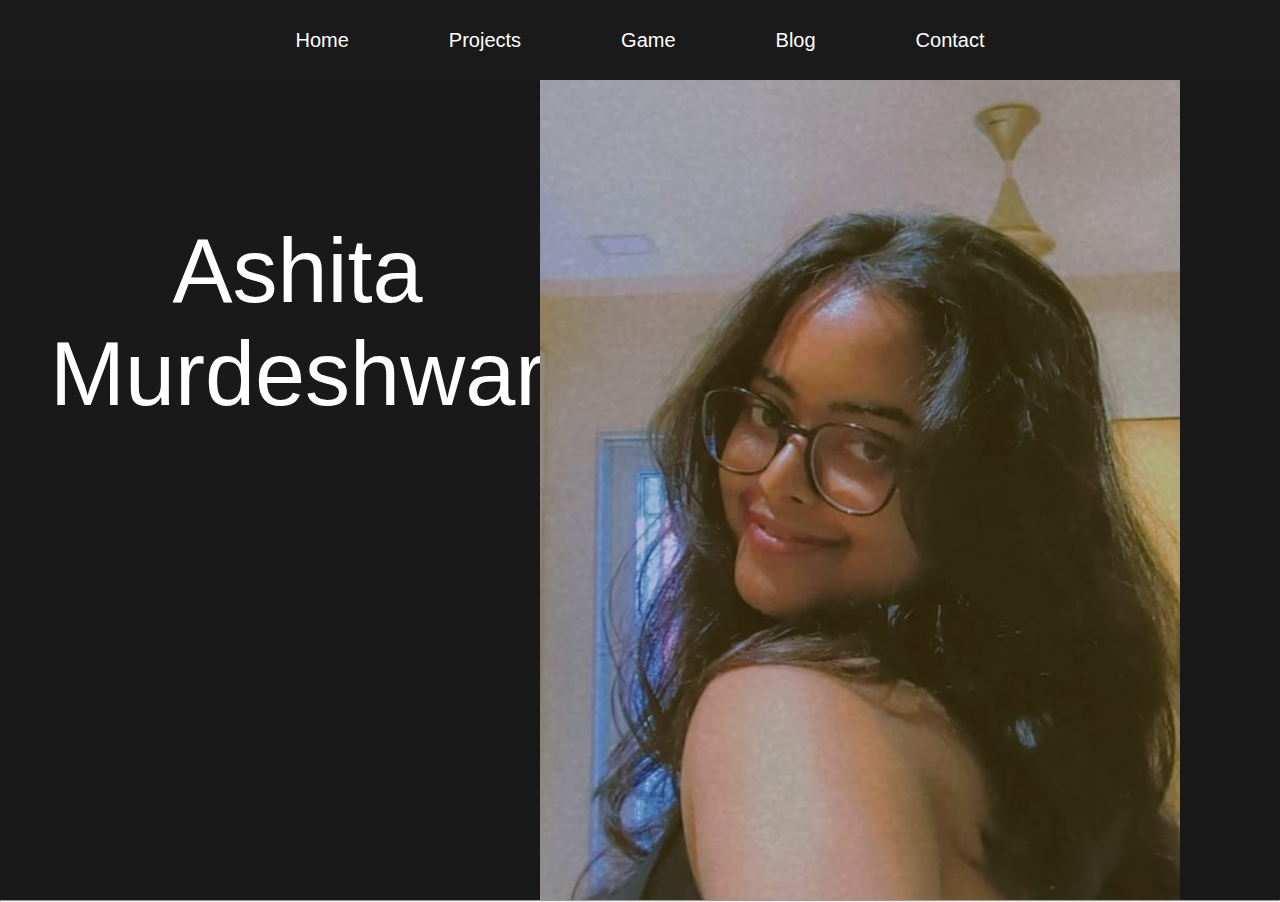
<file: index.html>
<!DOCTYPE html>
<html lang="en">
<head>
    <meta charset="UTF-8">
    <meta http-equiv="X-UA-Compatible" content="IE=edge">
    <meta name="viewport" content="width=device-width, initial-scale=1.0">
    <title>Document</title>
    <link rel="stylesheet" href="src/style.css">
</head>
<body>
    <section class="hero">
        <!-- navbar -->
<nav class="navbar">
    <ul class="dropdown-menu"></ul>
    <ul class="link-group">
        <li class="link active"><a href="#">Home</a></li>
        <li class="link active"><a href="project.html">Projects</a></li>
        <li class="link active"><a href="game.html">Game</a></li>
        <li class="link active"><a href="blog.html">Blog</a></li>
        <li class="link active"><a href="contact.html">Contact</a></li>
    </ul>
</nav>
    

<!-- home section -->

<section class="home-section active">
    <h1 class="hero-heading">Ashita <br> Murdeshwar</h1>
    
    
    <img src="src/images/myphoto.jpeg" class="home-img" alt="">
</section>
</section>

<hr>
</body>
</html>
</file>
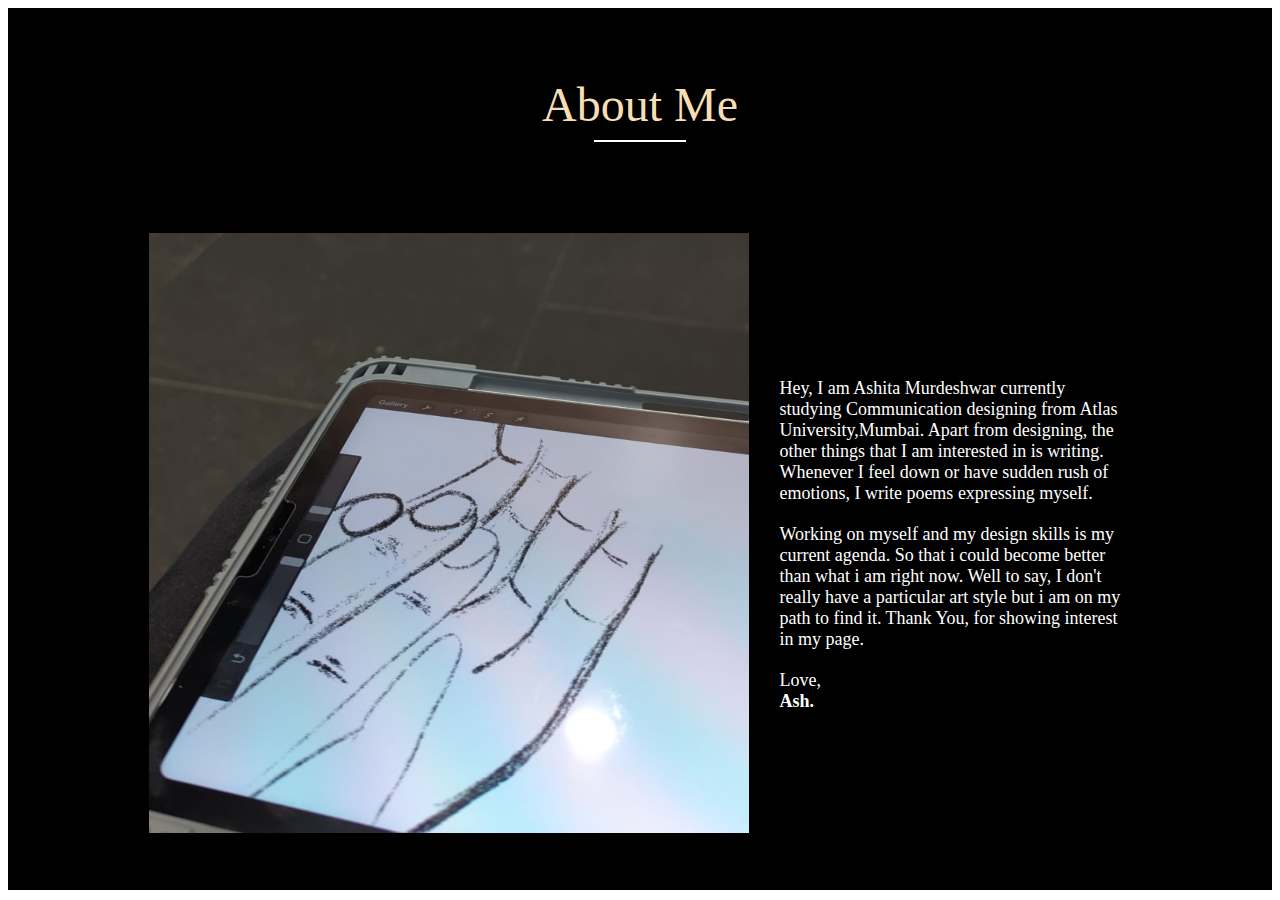
<file: blog.html>
<!DOCTYPE html>
<html lang="en">
<head>
    <meta charset="UTF-8">
    <meta http-equiv="X-UA-Compatible" content="IE=edge">
    <meta name="viewport" content="width=device-width, initial-scale=1.0">
    <title>Document</title>
</head>
<body>
    <!--About(start)-->
    <table id="about" border="0" width="100%"
        cellpadding="0" cellspacing="0" bgcolor="black">
        <tr>
            <td>
                <table border="0" cellpadding="15"
                    cellspacing="0" width="80%" align="center">
                    <tr>
                        <td height="180" align="center"
                            valign="middle" colspan="2">
                            <font face="Verdana" size="7"
                                color="wheat">
                                About Me
                            </font>
                            <hr color="white" width="90">
                        </td>
                    </tr>
 
                    <tr>
                        <td width="40%"
                        >
                            <img style="height: 600px; width: 600px;" 
                            src="src/images/hand.jpeg">
                        </td>

                        <td width="60%">
                            <font face="Verdana" size="4"
                                color="white">
                                
                                <hr color="black">
                                Hey, I am Ashita Murdeshwar currently
                                studying Communication designing from 
                                Atlas University,Mumbai. Apart from
                                designing, the other things that
                                I am interested in is writing. Whenever
                                I feel down or have sudden rush of 
                                emotions, I write poems expressing myself.
                                <hr color="black">
 
                                Working on myself and my design skills is 
                                my current agenda. So that i could become
                                better than what i am right now.
 
                                Well to say, I don't really have a particular
                                art style but i am on my path to find it.
 
                                Thank You, for showing interest in my page.
                                <hr color="black">
                                Love,
                                <br>
                                <b>Ash.</b>
                            </font>
                        </td>
                    </tr>
                </table>
                <hr color="black">
                <hr color="black">
                <hr color="black">
            </td>
        </tr>
    </table>
    <!--About(end)-->
</body>
</html>
</file>
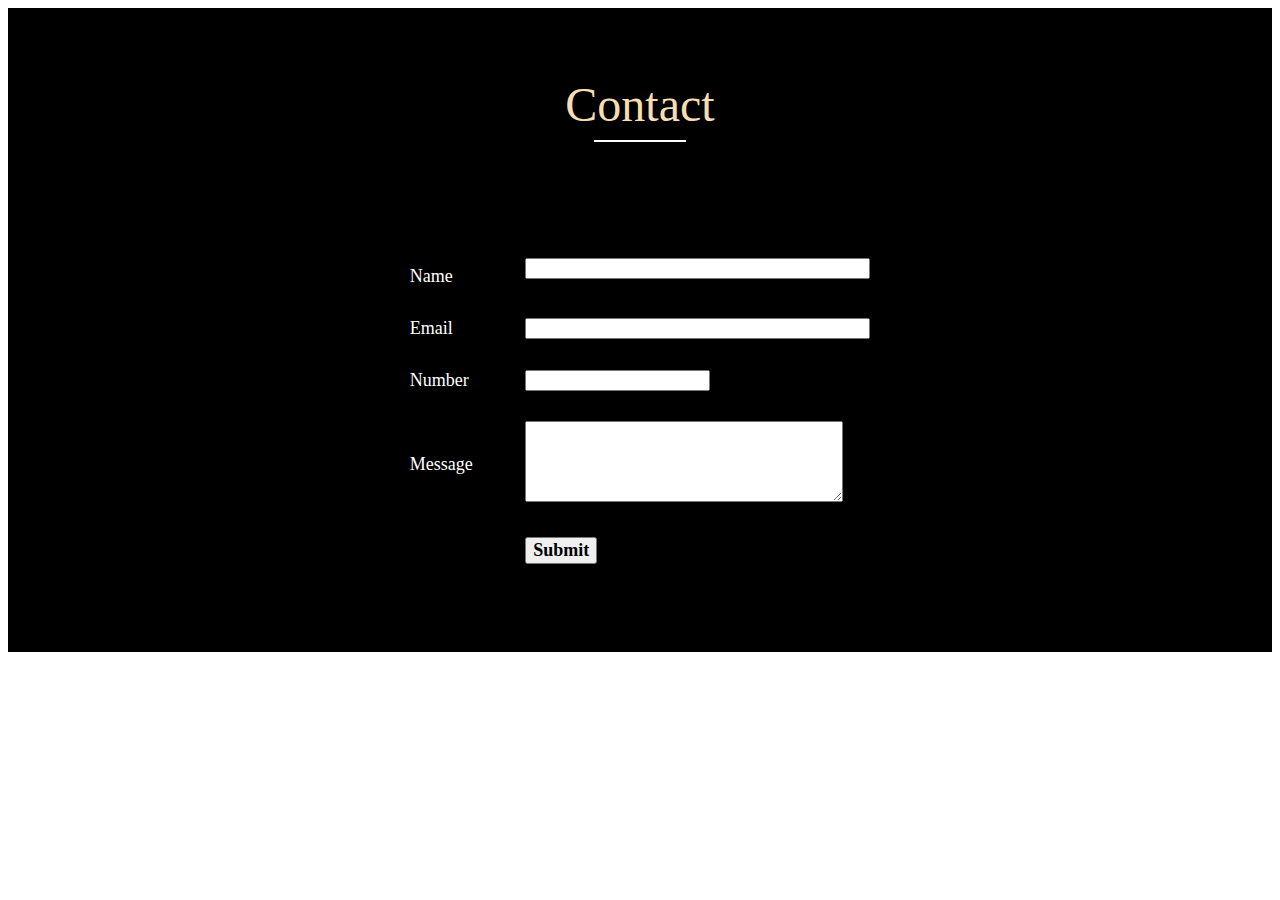
<file: contact.html>
<!DOCTYPE html>
<html lang="en">
<head>
    <meta charset="UTF-8">
    <meta http-equiv="X-UA-Compatible" content="IE=edge">
    <meta name="viewport" content="width=device-width, initial-scale=1.0">
    <title>Document</title>
</head>
<body>
    <!--Contact(start)-->
    <table id="contact" border="0" width="100%"
        cellpadding="0" cellspacing="0" bgcolor="black">
        <tr>
            <td>
                <table border="0" cellpadding="15"
                    cellspacing="0" width="80%" align="center">
                    <tr>
                        <td height="180" align="center"
                            valign="middle" colspan="2">
                            <font face="Verdana" size="7"
                                color="wheat">
                                Contact
                            </font>
                            <hr color="white" width="90">
                        </td>
                    </tr>
 
                    <tr>
                        <td align="center" valign="top">
                            <table border="0" width="50%" cellpadding="15"
                                cellspacing="0" align="center" bgcolor="black">
                                <tr>
                                    <td width="30%">
                                        <hr color="black">
                                        <font face="Verdana" size="4"
                                            color="#ffffff">
                                            Name
                                        </font>
                                    </td>
                                    <td width="70%">
                                        <font face="Verdana" size="4"
                                            color="#ffffff">
                                            <input type="text" size="40">
                                        </font>
                                    </td>
                                </tr>
                                <tr>
                                    <td width="30%">
                                        <font face="Verdana" size="4"
                                            color="#ffffff">
                                            Email
                                        </font>
                                    </td>
                                    <td width="70%">
                                        <font face="Verdana" size="4"
                                        color="#ffffff">
                                            <input type="email" size="40">
                                        </font>
                                    </td>
                                </tr>
                                <tr>
                                    <td width="30%">
                                        <font face="Verdana" size="4"
                                            color="#ffffff">
                                            Number
                                        </font>
                                    </td>
                                    <td width="70%">
                                        <font face="Verdana" size="4"
                                            color="#ffffff">
                                            <input type="number" size="12">
                                        </font>
                                    </td>
                                </tr>
                                <tr>
                                    <td width="30%">
                                        <font face="Verdana" size="4"
                                            color="#ffffff">
                                            Message
                                        </font>
                                    </td>
                                    <td width="70%">
                                        <font face="Verdana" size="4"
                                            color="#ffffff">
                                            <textarea rows="5"
                                                cols="37">
                                            </textarea>
                                        </font>
                                    </td>
                                </tr>
                                <tr>
                                    <td width="30%">
                                          
                                    </td>
                                    <td width="70%">
                                        <button type="Submit">
                                            <font face="Verdana"
                                                size="4" color="black">
                                                <b>Submit</b>
                                            </font>
                                        </button>
                                        <hr color="black">
                                        <hr color="black">
                                    </td>
                                </tr>
                            </table>
                        </td>
 
                    </tr>
                    <tr>
                        <td colspan="2">
                              
                              
                        </td>
                    </tr>
                </table>
            </td>
        </tr>
    </table>
    <!--Contact(end)-->
</body>
</html>
</file>
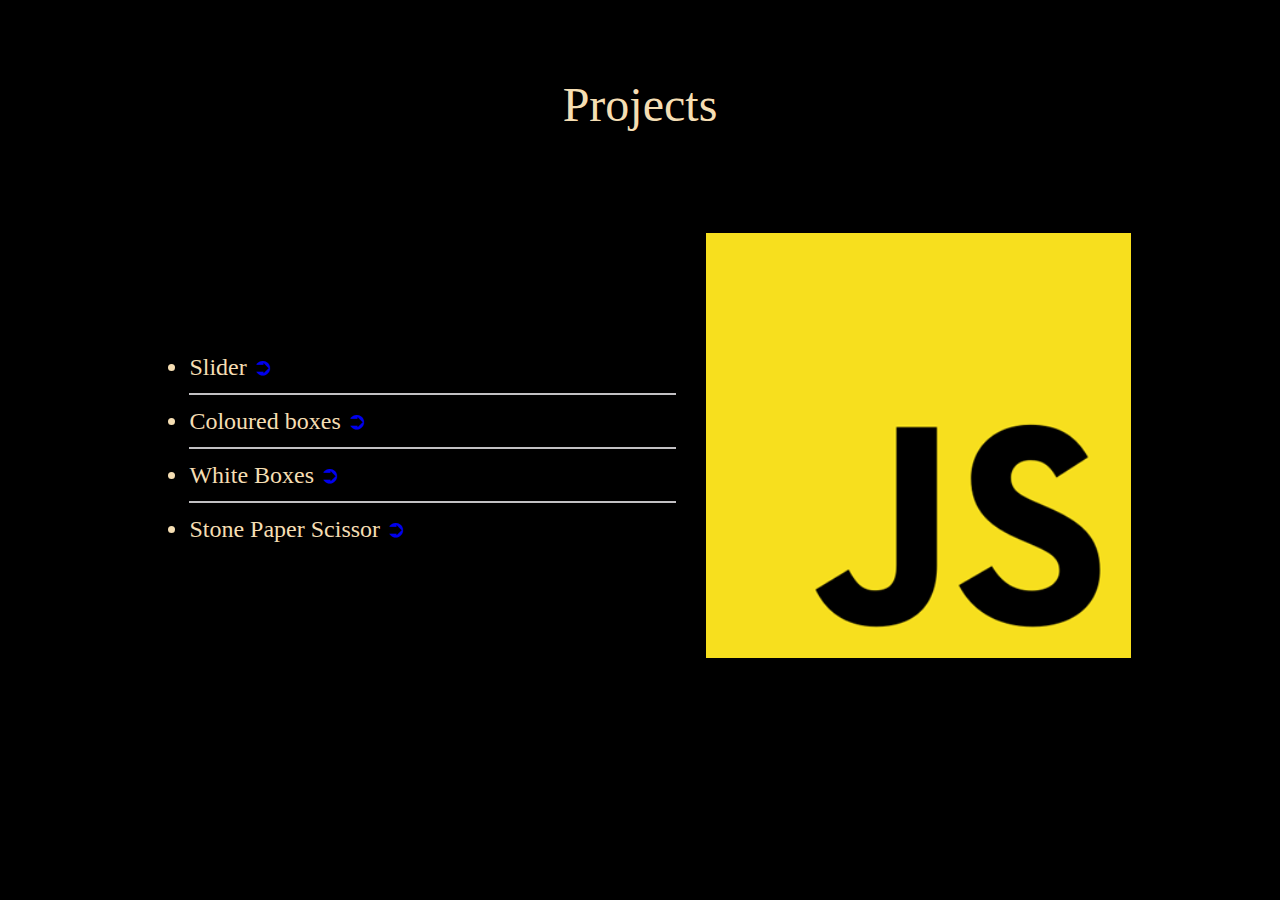
<file: game.html>
<!DOCTYPE html>
<html lang="en">
<head>
    <meta charset="UTF-8">
    <meta http-equiv="X-UA-Compatible" content="IE=edge">
    <meta name="viewport" content="width=device-width, initial-scale=1.0">
    <title>Document</title>
</head>
<body style="background-color:black ;">
    <!--Projects(start)-->
    <table id="projects" border="0" width="100%"
        cellpadding="0" cellspacing="0" bgcolor="black">
        <tr>
            <td>
                <table border="0" cellpadding="15"
                    cellspacing="0" width="80%" align="center">
                    <tr>
                        <td height="180" align="center"
                            valign="middle" colspan="2">
                            <font face="Verdana" size="7"
                                color="wheat">
                                Projects
                            </font>
                            <hr color="black" width="90">
                        </td>
                    </tr>
 
                    <tr>
                        <td height="10">
                            <font face="Times New Roman"
                             size="5" color="wheat">
                                <ul>
                                    <li>
                                        Slider
                                        <a href="slider.html" style="text-decoration:none">
                                              ➲
                                        </a>
                                    </li>
 
                                    <li>
                                        <hr color="#c2c0c3">
                                            Coloured boxes
                                        <a href="rect.html" style="text-decoration:none"
                                            color="wheat">
                                              ➲
                                        </a>
                                    </li>
 
                                    <li>
                                        <hr color="#c2c0c3">
                                        White Boxes
                                        <a href="white.html" style="text-decoration:none">
                                              ➲
                                        </a>
                                    </li>
                
 
                                    <li>
                                        <hr color="#c2c0c3">
                                        Stone Paper Scissor
                                        <a href="rock.html" style="text-decoration:none">
                                             ➲
                                        </a>
                                    </li>
 
                                    
                                    
                                    </li>
                                </ul>
                                
                            </font>
                        </td>
 
                        <td width="45%">
                            <img src="src/images/javascript.png" alt="Project" width="100%">
                        </td>
                    </tr>
                </table>
            </td>
        </tr>
    </table>
    <br>
    <!--Projects(end)-->
 
    
</body>
</html>
</file>
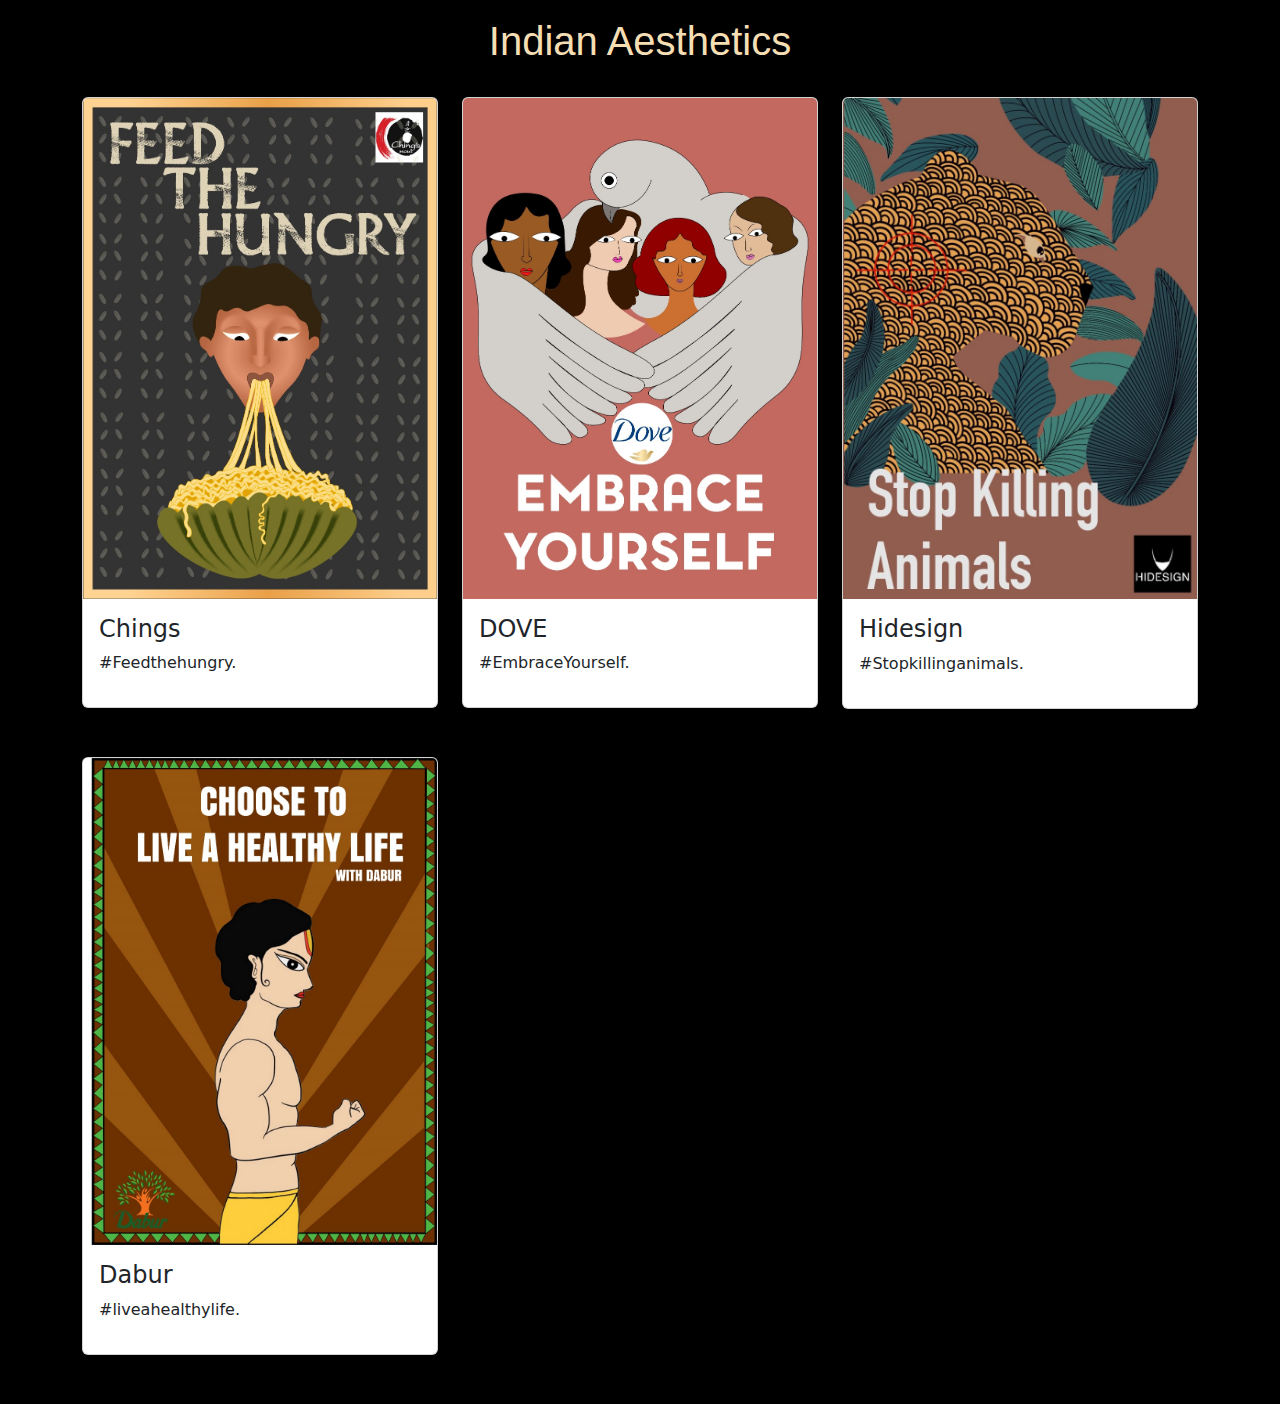
<file: IA.html>
<!DOCTYPE html>
<html lang="en">
<head>
    <meta charset="UTF-8">
    <meta http-equiv="X-UA-Compatible" content="IE=edge">
    <meta name="viewport" content="width=device-width, initial-scale=1.0">
    <title>Document</title>
    <!-- Latest compiled and minified CSS -->
<link href="https://cdn.jsdelivr.net/npm/bootstrap@5.2.3/dist/css/bootstrap.min.css" rel="stylesheet">

<!-- Latest compiled JavaScript -->
<script src="https://cdn.jsdelivr.net/npm/bootstrap@5.2.3/dist/js/bootstrap.bundle.min.js"></script>
</head>
<body class="card" style="background-color:black;">
    <!-- portfolio section-->
    <section id="portfolio">
        <div class="container mt-3">
            <h1 class="text-center" style="font-family:'Trebuchet MS', 'Lucida Sans Unicode',
             'Lucida Grande', 'Lucida Sans', Arial, sans-serif; color: wheat;">Indian Aesthetics</h1>
            <div class="row">
                <div class="col-lg-4 mt-4">
                    <div class="card">
                        <img class="card-img-top" src="src/images/feed.jpeg" alt="Card image" style="width:100%">
                        <div class="card-body">
                            <h4 class="card-title">Chings</h4>
                            <p class="card-text">#Feedthehungry.</p>
                            <div class="text-center">
                                
                            </div>
                        </div>
                    </div>
                </div>

                <div class="col-lg-4 mt-4">
                    <div class="card portfolioContent">
                        <img class="card-img-top" src="src/images/emb.jpeg" alt="Card image" style="width:100%">
                        <div class="card-body">
                            <h4 class="card-title">DOVE</h4>
                            <p class="card-text">#EmbraceYourself.</p>
                            <div class="text-center">
                                
                            </div>
                        </div>
                    </div>
                </div>

                <div class="col-lg-4 mt-4">
                    <div class="card portfolioContent">
                        <img class="card-img-top" src="src/images/tig.jpeg" alt="Card image" style="width:100%">
                        <div class="card-body">
                            <h4 class="card-title">Hidesign</h4>
                            <p class="card-text">#Stopkillinganimals.</p>
                            <div class="text-center">
                                
                            </div>
                        </div>
                    </div>
                </div>
            </div>
            <br>
            <div class="row">
                <div class="col-lg-4 mt-4">
                    <div class="card portfolioContent">
                        <img class="card-img-top" src="src/images/dabur1.jpeg" alt="Card image" style="width:100%">
                        <div class="card-body">
                            <h4 class="card-title">Dabur</h4>
                            <p class="card-text">#liveahealthylife.</p>
                            <div class="text-center">
                                
                            </div>
                        </div>
                    </div>
                </div>

                
                        </div>
                    </div>
                </div>
            </div>

            <br>
            <br>

    </section>
</body>
</html>
</file>
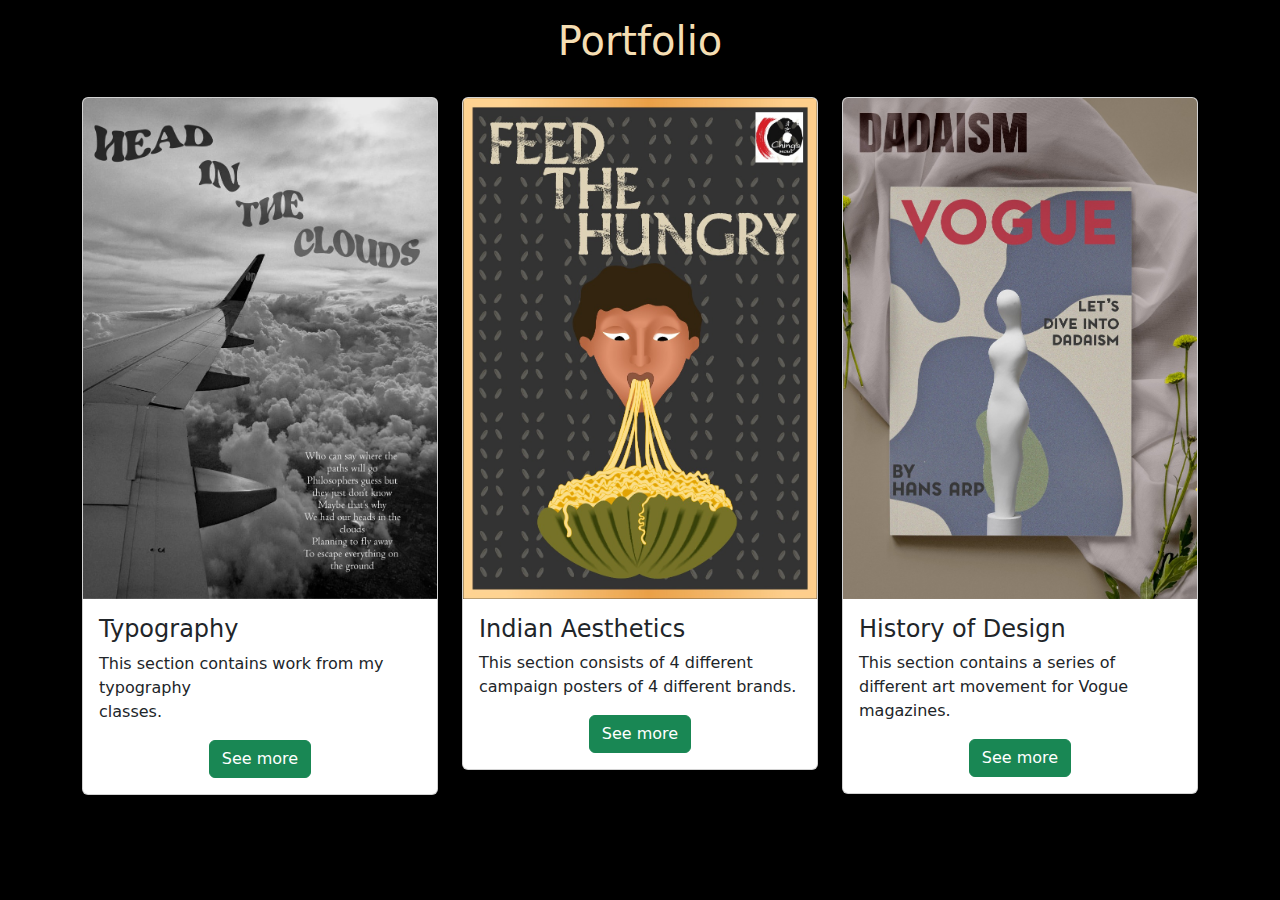
<file: project.html>
<!DOCTYPE html>
<html lang="en">
<head>
    <meta charset="UTF-8">
    <meta http-equiv="X-UA-Compatible" content="IE=edge">
    <meta name="viewport" content="width=device-width, initial-scale=1.0">
    <title>Document</title>
    <!-- Latest compiled and minified CSS -->
<link href="https://cdn.jsdelivr.net/npm/bootstrap@5.2.3/dist/css/bootstrap.min.css" rel="stylesheet">

<!-- Latest compiled JavaScript -->
<script src="https://cdn.jsdelivr.net/npm/bootstrap@5.2.3/dist/js/bootstrap.bundle.min.js"></script>
<a href="style.css"></a>
</head>
<body  class="card" style="background-color:black;" >

    <!-- portfolio section-->
    <section id="portfolio">
        <div class="container mt-3">
            <h1 class="text-center" style="color:wheat ;">Portfolio</h1>
            <div class="row">
                <div class="col-lg-4 mt-4">
                    <div class="card">
                        <img class="card-img-top" src="src/images/news.jpeg" alt="Card image" style="width:100%">
                        <div class="card-body">
                            <h4 class="card-title">Typography</h4>
                            <p class="card-text">This section contains work from my typography <br>
                            classes.</p>
                            <div class="text-center">
                                <a href="typography.html" class="btn btn-success">See more</a>
                            </div>
                        </div>
                    </div>
                </div>

                <div class="col-lg-4 mt-4">
                    <div class="card portfolioContent">
                        <img class="card-img-top" src="src/images/feed.jpeg" alt="Card image" style="width:100%">
                        <div class="card-body">
                            <h4 class="card-title">Indian Aesthetics</h4>
                            <p class="card-text">This section consists of 4 different campaign posters
                            of 4 different brands.
                            </p>
                            <div class="text-center">
                                <a href="IA.html" class="btn btn-success">See more</a>
                            </div>
                        </div>
                    </div>
                </div>

                <div class="col-lg-4 mt-4">
                    <div class="card portfolioContent">
                        <img class="card-img-top" src="src/images/vogueport.jpeg" alt="Card image" style="width:100%">
                        <div class="card-body">
                            <h4 class="card-title">History of Design</h4>
                            <p class="card-text">This section contains a series of different art movement
                                for Vogue magazines.
                            </p>
                            <div class="text-center">
                                <a href="hod.html" class="btn btn-success">See more</a>
                            </div>
                        </div>
                    </div>
                </div>
            </div>
            <br>
            <br>
            <br>
            <br>
</body>
</html>
</file>
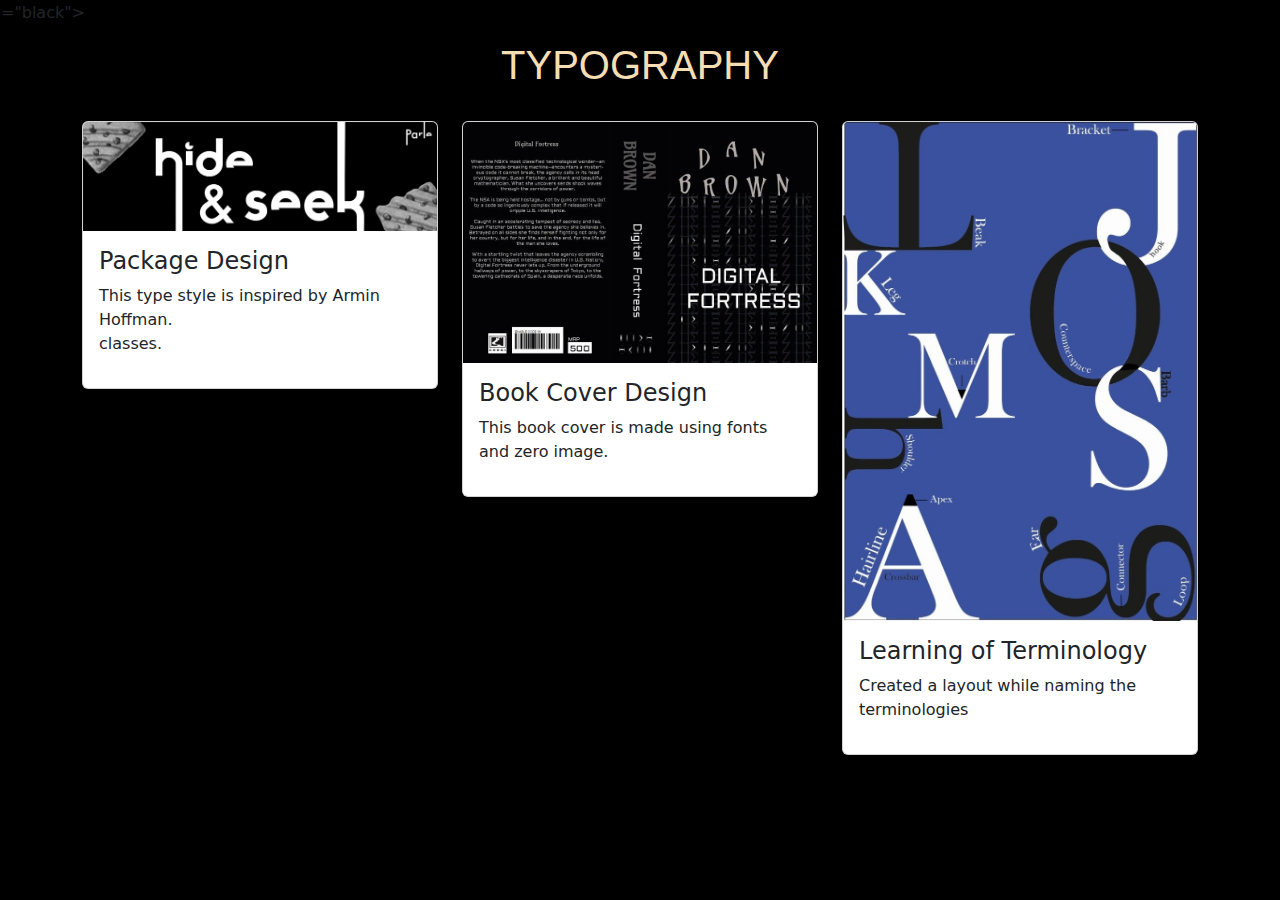
<file: typography.html>
<!DOCTYPE html>
<html lang="en">
<head>
    <meta charset="UTF-8">
    <meta http-equiv="X-UA-Compatible" content="IE=edge">
    <meta name="viewport" content="width=device-width, initial-scale=1.0">
    <title>Document</title>
    <!-- Latest compiled and minified CSS -->
<link href="https://cdn.jsdelivr.net/npm/bootstrap@5.2.3/dist/css/bootstrap.min.css" rel="stylesheet">

<!-- Latest compiled JavaScript -->
<script src="https://cdn.jsdelivr.net/npm/bootstrap@5.2.3/dist/js/bootstrap.bundle.min.js"></script>
</head>
<body>
    <body  class="card" style="background-color:black;" >
    </div>="black">
        <!-- portfolio section-->
        <section id="portfolio">
            <div class="container mt-3">
                <h1 class="text-center" style="color:wheat ; font-family: 'Trebuchet MS', 'Lucida Sans Unicode',
                 'Lucida Grande', 'Lucida Sans', Arial, sans-serif;">TYPOGRAPHY</h1>
                <div class="row">
                    <div class="col-lg-4 mt-4">
                        <div class="card">
                            <img class="card-img-top" src="src/images/TYPEhide.jpeg" alt="Card image" style="width:100%">
                            <div class="card-body">
                                <h4 class="card-title">Package Design</h4>
                                <p class="card-text">This type style is inspired by Armin Hoffman. <br>
                                classes.</p>
                                <div class="text-center">
                                    
                                </div>
                            </div>
                        </div>
                    </div>
    
                    <div class="col-lg-4 mt-4">
                        <div class="card portfolioContent">
                            <img class="card-img-top" src="src/images/booktype.jpeg" alt="Card image" style="width:100%">
                            <div class="card-body">
                                <h4 class="card-title">Book Cover Design</h4>
                                <p class="card-text">This book cover is made using fonts
                                     and zero image.
                                </p>
                                <div class="text-center">
                                   
                                </div>
                            </div>
                        </div>
                    </div>
    
                    <div class="col-lg-4 mt-4">
                        <div class="card portfolioContent">
                            <img class="card-img-top" src="src/images/font2.jpeg" alt="Card image" style="width:100%">
                            <div class="card-body">
                                <h4 class="card-title">Learning of Terminology</h4>
                                <p class="card-text">Created a layout while naming the terminologies
                                    
                                </p>
                                <div class="text-center">
                                </div>    

                                    
</body>
</html>
</file>
<file: src/style.css>
nav {
    display:flex;
    justify-content: space-between;
}

*{
    margin: 0;
    padding: 0;
    box-sizing: border-box;
}

body{
    width: 100%;
    max-width: 1400px;
    display: block;
    margin: auto;
    min-height: 100vh;
    background: #191919;
    font-family: sans-serif;
}

.navbar{
    width: 100%;
    position: fixed;
    top: 0;
    left: 0;
    display: flex;
    justify-content: center;
    align-items: center;
    z-index: 9;
    background: #1a1a1a;
}

.link-group{
    list-style: none;
    display: flex;
}

.link a{
    color: #fff;
    opacity: 0.5;
    text-decoration: none;
    text-transform: capitalize;
    padding: 10px 30px;
    margin: 0 20px;
    line-height: 80px;
    transition: .5s;
    font-size: 20px;
}

.link a:hover, .link.active a{
    opacity: 1;
}






.home-section{
    width: 100%;
    height: 100vh;
    padding:  50px;
    display: flex;
    align-items: flex-start;
    position: relative;
    top: 0;
    opacity: 10;
    transition: 3s;
}

.home-section.active,
.project-section.active,
.about-section.active,
.contact-section.active{
    position: relative;
    opacity: 1;
    z-index: 8;
}

.hero-heading{
    color: #fff;
    font-size: 90px;
    text-align: center;
    margin-top: 170px;
    text-transform: capitalize;
    font-weight: 100;
}



.home-img{
    position: absolute;
    top: 0;
    right: 0;
    height: 100vh;
    width: 50%;
    object-fit: cover;
    opacity: 1;
    margin-right: 100px;
}
</file>
